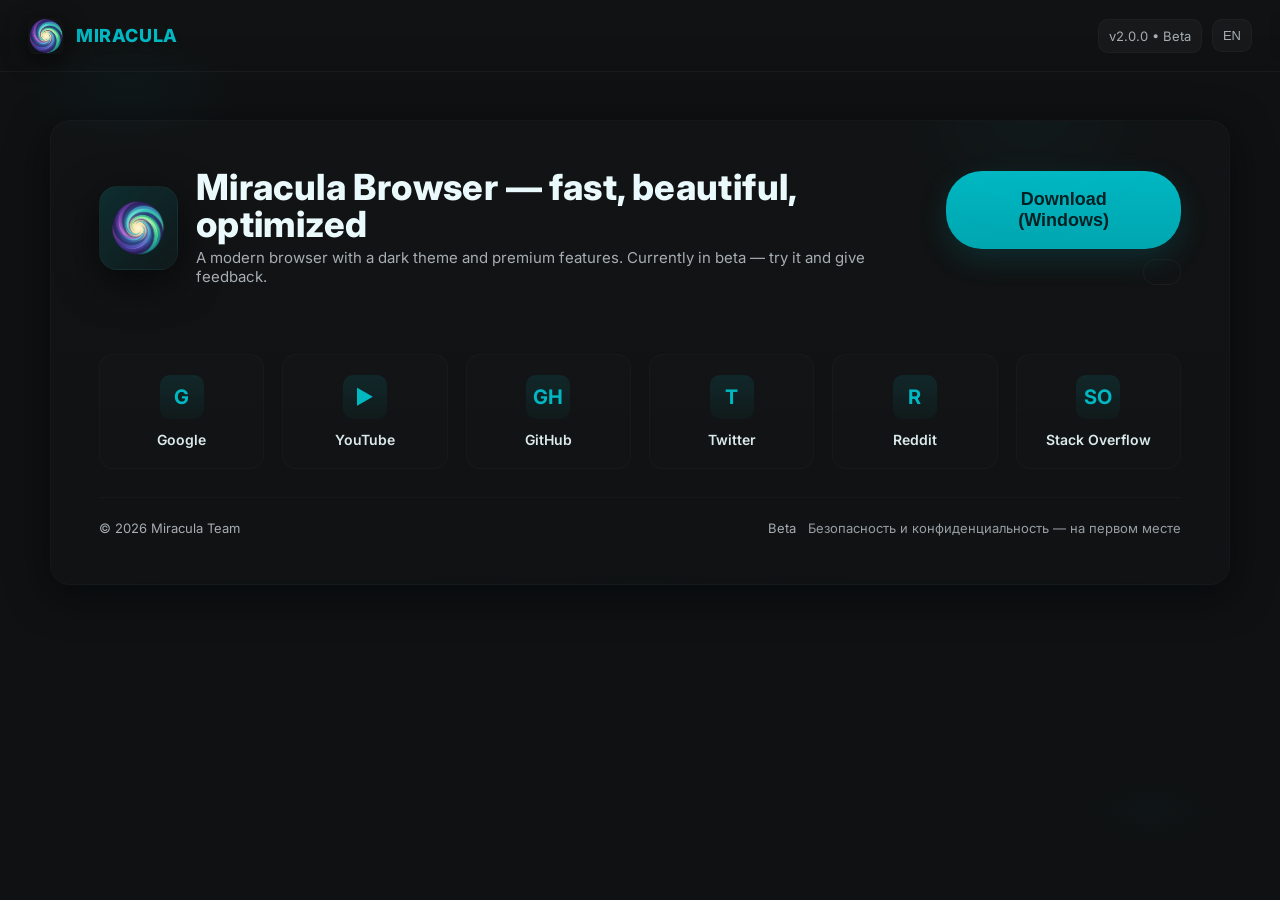
<file: miracula.html>
<!doctype html>
<html lang="ru">
<head>
<meta charset="utf-8" />
<meta name="viewport" content="width=device-width,initial-scale=1" />
<title>Miracula Browser — 2.0.0 (Beta)</title>
<link rel="icon" href="icon.png" />
<link href="https://fonts.googleapis.com/css2?family=Inter:wght@300;400;600;800&display=swap" rel="stylesheet">

<style>
  :root{
    --bg:#0f1112;
    --panel:#18181a;
    --muted:#a6adb3;
    --accent:#00b7c2; /* морской */
    --glass: rgba(255,255,255,0.03);
    --glass-2: rgba(255,255,255,0.02);
    --radius:16px;
  }

  *{box-sizing:border-box}
  html,body{height:100%}
  body{
    margin:0;
    font-family:Inter,system-ui,-apple-system,"Segoe UI",Roboto,"Helvetica Neue",Arial;
    background: radial-gradient(1200px 600px at 10% 10%, rgba(0,183,194,0.04), transparent 10%),
                radial-gradient(800px 400px at 90% 90%, rgba(0,183,194,0.02), transparent 10%),
                var(--bg);
    color:#e7eef0;
    -webkit-font-smoothing:antialiased;
    -moz-osx-font-smoothing:grayscale;
    overflow-x:hidden;
  }

  header{
    height:72px;
    display:flex;
    align-items:center;
    justify-content:space-between;
    padding:14px 28px;
    backdrop-filter: blur(6px);
    background: linear-gradient(180deg, rgba(255,255,255,0.01), transparent);
    border-bottom: 1px solid rgba(255,255,255,0.03);
  }
  .brand{
    display:flex;
    gap:12px;
    align-items:center;
  }
  .brand img{height:36px; width:36px; border-radius:8px; box-shadow:0 6px 22px rgba(0,0,0,0.6), inset 0 -1px rgba(255,255,255,0.02); transform: translateZ(0); }
  .brand h1{
    margin:0;
    font-size:18px;
    font-weight:800;
    letter-spacing:0.6px;
    color:var(--accent);
    text-shadow: 0 6px 18px rgba(0,183,194,0.06);
  }
  .controls{display:flex; gap:10px; align-items:center;}
  .control-btn{
    background:var(--glass);
    border:1px solid rgba(255,255,255,0.03);
    color:var(--muted);
    padding:8px 10px;
    border-radius:10px;
    cursor:pointer;
    font-size:13px;
    display:inline-flex;
    gap:8px;
    align-items:center;
    transition: all .18s ease;
  }
  .control-btn:hover{ transform: translateY(-3px); color:#fff; border-color: rgba(0,183,194,0.12); }

  /* HERO */
  .hero{
    display:flex;
    align-items:center;
    justify-content:center;
    padding:48px 28px 40px;
  }
  .hero-inner{
    width:100%;
    max-width:1180px;
    border-radius:20px;
    padding:48px;
    background: linear-gradient(180deg, rgba(255,255,255,0.012), rgba(255,255,255,0.006));
    box-shadow: 0 10px 40px rgba(2,6,8,0.6);
    border: 1px solid rgba(255,255,255,0.02);
    position:relative;
    overflow:hidden;
  }

  /* subtle decorative gradient */
  .hero-inner::before{
    content:"";
    position:absolute;
    inset:-30% -10% auto auto;
    width:520px; height:520px;
    background: radial-gradient(circle at 30% 30%, rgba(0,183,194,0.06), transparent 20%);
    transform: rotate(22deg);
    filter: blur(40px);
    pointer-events:none;
  }

  .hero-top{
    display:flex;
    align-items:center;
    justify-content:space-between;
    gap:20px;
  }
  .left-hero{
    display:flex;
    gap:18px;
    align-items:center;
  }
  .logo-blob{
    width:84px; height:84px; border-radius:18px; display:flex; align-items:center; justify-content:center;
    background: linear-gradient(135deg, rgba(0,183,194,0.16), rgba(0,183,194,0.04));
    border: 1px solid rgba(255,255,255,0.03);
    box-shadow: 0 12px 40px rgba(0,0,0,0.6);
  }
  .logo-blob img{width:56px; height:56px; border-radius:8px}

  .hero-title{
    font-size:36px;
    margin:0;
    letter-spacing:0.4px;
    color: #eafafc;
    font-weight:800;
    line-height:1.02;
  }
  .hero-sub{
    margin-top:6px;
    color:var(--muted);
    font-size:15px;
    max-width:760px;
  }

  /* center actions */
  .hero-cta{
    display:flex;
    gap:18px;
    align-items:center;
    justify-content:center;
    margin-top:26px;
  }
  .btn-primary{
    background: linear-gradient(180deg,var(--accent), #00a6b0);
    color:#022023;
    padding:18px 34px;
    border-radius:36px;
    font-weight:700;
    border:none;
    box-shadow: 0 10px 30px rgba(0,183,194,0.16);
    cursor:pointer;
    font-size:18px;
    transition: transform .18s ease, box-shadow .18s ease;
  }
  .btn-primary:hover{ transform: translateY(-6px) scale(1.02); box-shadow: 0 20px 50px rgba(0,183,194,0.22); }
  .btn-ghost{
    background:transparent;
    border:1px solid rgba(255,255,255,0.04);
    color:var(--muted);
    padding:12px 18px;
    border-radius:12px;
    cursor:pointer;
  }

  /* quick-access grid */
  .quick {
    margin-top:42px;
    display:grid;
    grid-template-columns: repeat(auto-fit, minmax(160px, 1fr));
    gap:18px;
  }
  .tile {
    background: linear-gradient(180deg, rgba(255,255,255,0.01), rgba(255,255,255,0.006));
    border-radius:14px;
    padding:20px;
    display:flex;
    flex-direction:column;
    align-items:center;
    gap:12px;
    justify-content:center;
    border:1px solid rgba(255,255,255,0.02);
    transition: transform .18s ease, box-shadow .18s ease;
    cursor:pointer;
  }
  .tile:hover{ transform: translateY(-6px); box-shadow: 0 18px 40px rgba(0,0,0,0.6); }
  .tile .ico {
    width:44px; height:44px; border-radius:10px; display:grid; place-items:center;
    background: linear-gradient(180deg, rgba(0,183,194,0.12), rgba(0,183,194,0.04));
    color:var(--accent);
    font-weight:700;
    font-size:20px;
  }
  .tile .label { font-size:14px; color:#dbe9ea; font-weight:600; text-align:center; }

  /* centered small download under tiles for mobile */
  .center-download { display:none; justify-content:center; margin-top:28px; }

  footer{
    margin-top:28px;
    display:flex;
    align-items:center;
    justify-content:space-between;
    gap:12px;
    padding-top:22px;
    border-top:1px solid rgba(255,255,255,0.02);
    color:var(--muted);
    font-size:13px;
  }

  /* responsive */
  @media (max-width:900px){
    .hero-inner{ padding:28px; }
    .hero-title{ font-size:26px }
    .logo-blob{ width:64px; height:64px }
    .hero-top{ flex-direction:column; align-items:flex-start; gap:14px }
    .quick{ grid-template-columns: repeat(2, 1fr) }
    .center-download{ display:flex }
  }

  /* page fade-in */
  .hero-inner, header { opacity:0; transform: translateY(12px); animation: appear .7s ease forwards; }
  header{ animation-delay:.05s }
  .hero-inner{ animation-delay:.12s }
  @keyframes appear { to{opacity:1; transform:none} }

  /* little pulse on accent */
  .accent-pulse{
    position:absolute; inset:auto 0 0 0; height:2px;
    background: linear-gradient(90deg, rgba(0,183,194,0.02), rgba(0,183,194,0.2), rgba(0,183,194,0.02));
    filter: blur(8px);
    transform: translateY(10px);
    pointer-events:none;
  }
</style>
</head>
<body>

<header>
  <div class="brand">
    <img src="icon.png" alt="Miracula">
    <h1>MIRACULA</h1>
  </div>

  <div class="controls">
    <div class="control-btn" id="version-badge">v2.0.0 • Beta</div>
    <button class="control-btn" id="langBtn" aria-label="Switch language">EN</button>
  </div>
</header>

<main class="hero">
  <section class="hero-inner" role="main" aria-labelledby="hero-heading">
    <div class="hero-top">
      <div class="left-hero">
        <div class="logo-blob"><img src="icon.png" alt="Miracula"></div>
        <div>
          <h2 class="hero-title" id="hero-heading">Miracula Browser быстро, красиво, оптимально</h2>
          <div class="hero-sub" id="hero-sub">Современный браузер с тёмной темой и премиальными фичами. Находится в бета-версии, попробуйте и оставьте отзыв.</div>
        </div>
      </div>

      <div style="display:flex;flex-direction:column;align-items:flex-end;gap:12px;">
        <!-- big centered download -->
        <div style="display:flex;flex-direction:column;align-items:flex-end;gap:10px;">
          <button class="btn-primary" id="download-center">Скачать (Windows)</button>
          <button class="btn-ghost" id="changelog">Список изменений</button>
        </div>
      </div>
    </div>

    <div class="hero-cta" aria-hidden="true">
      <!-- visually redundant, main button above is primary -->
    </div>

    <div class="quick" id="quick-grid" aria-label="Quick access">
      <div class="tile" data-url="https://www.google.com">
        <div class="ico">G</div>
        <div class="label">Google</div>
      </div>
      <div class="tile" data-url="https://www.youtube.com">
        <div class="ico">▶</div>
        <div class="label">YouTube</div>
      </div>
      <div class="tile" data-url="https://github.com">
        <div class="ico">GH</div>
        <div class="label">GitHub</div>
      </div>
      <div class="tile" data-url="https://twitter.com">
        <div class="ico">T</div>
        <div class="label">Twitter</div>
      </div>
      <div class="tile" data-url="https://www.reddit.com">
        <div class="ico">R</div>
        <div class="label">Reddit</div>
      </div>
      <div class="tile" data-url="https://stackoverflow.com">
        <div class="ico">SO</div>
        <div class="label">Stack Overflow</div>
      </div>
    </div>

    <div class="center-download" style="margin-top:28px">
      <button class="btn-primary" id="download-mobile">Скачать Miracula 2.0.0</button>
    </div>

    <div class="accent-pulse" aria-hidden="true"></div>

    <footer>
      <div>© 2026 Miracula Team</div>
      <div style="display:flex;gap:12px;align-items:center;color:var(--muted)"><div>Beta</div><div style="opacity:.9">Безопасность и конфиденциальность — на первом месте</div></div>
    </footer>
  </section>
</main>

<script>
  // Config: path to .exe (adjust if different)
  const downloadPath = 'https://mega.nz/file/N6tXSIRC#gih1wNr6Mn3PuodhqyUN6ZuLoJoFXsMTc-TFANFgnBM';

  // Language texts
  const TEXTS = {
    ru: {
      heroTitle: 'Miracula Browser быстро, красиво, оптимально',
      heroSub: 'Современный браузер с тёмной темой и премиальными фичами. Находится в бета-версии попробуйте и оставьте отзыв.',
      downloadWin: 'Скачать (Windows)',
      mobileDL: 'Скачать Miracula 2.0.0',
      version: 'v2.0.0 • Beta',
      langBtn: 'RU'
    },
    en: {
      heroTitle: 'Miracula Browser — fast, beautiful, optimized',
      heroSub: 'A modern browser with a dark theme and premium features. Currently in beta — try it and give feedback.',
      downloadWin: 'Download (Windows)',
      mobileDL: 'Download Miracula 2.0.0',
      version: 'v2.0.0 • Beta',
      langBtn: 'EN'
    }
  };

  // initial language from localStorage or browser
  const saved = localStorage.getItem('miracula_lang');
  let lang = saved || (navigator.language && navigator.language.startsWith('en') ? 'en' : 'ru');

  // DOM refs
  const heroHeading = document.getElementById('hero-heading');
  const heroSub = document.getElementById('hero-sub');
  const downloadCenter = document.getElementById('download-center');
  const downloadMobile = document.getElementById('download-mobile');
  const changelogBtn = document.getElementById('changelog');
  const versionBadge = document.getElementById('version-badge');
  const langBtn = document.getElementById('langBtn');

  function applyLang(){
    const t = TEXTS[lang];
    heroHeading.textContent = t.heroTitle;
    heroSub.textContent = t.heroSub;
    downloadCenter.textContent = t.downloadWin;
    downloadMobile.textContent = t.mobileDL;
    changelogBtn.textContent = t.changelog;
    versionBadge.textContent = t.version;
    langBtn.textContent = t.langBtn;
    localStorage.setItem('miracula_lang', lang);
  }

  // click handlers
  downloadCenter.addEventListener('click', () => { window.location.href = downloadPath; });
  downloadMobile.addEventListener('click', () => { window.location.href = downloadPath; });
  changelogBtn.addEventListener('click', () => { alert(lang === 'ru' ? 'Список изменений пока недоступен.' : 'Changelog is not available yet.'); });

  // language toggle
  langBtn.addEventListener('click', () => {
    lang = (lang === 'ru') ? 'en' : 'ru';
    applyLang();
  });

  // quick tiles click: open in new tab
  document.querySelectorAll('.tile').forEach(tile=>{
    tile.addEventListener('click', () => {
      const u = tile.getAttribute('data-url');
      window.open(u, '_blank', 'noopener');
    });
  });

  // initial application
  applyLang();

  // small: keyboard shortcut D to download (dev convenience)
  document.addEventListener('keydown', e=>{
    if(e.key.toLowerCase() === 'd' && (e.ctrlKey || e.metaKey)){
      window.location.href = downloadPath;
    }
  });

</script>
</body>
</html>
</file>
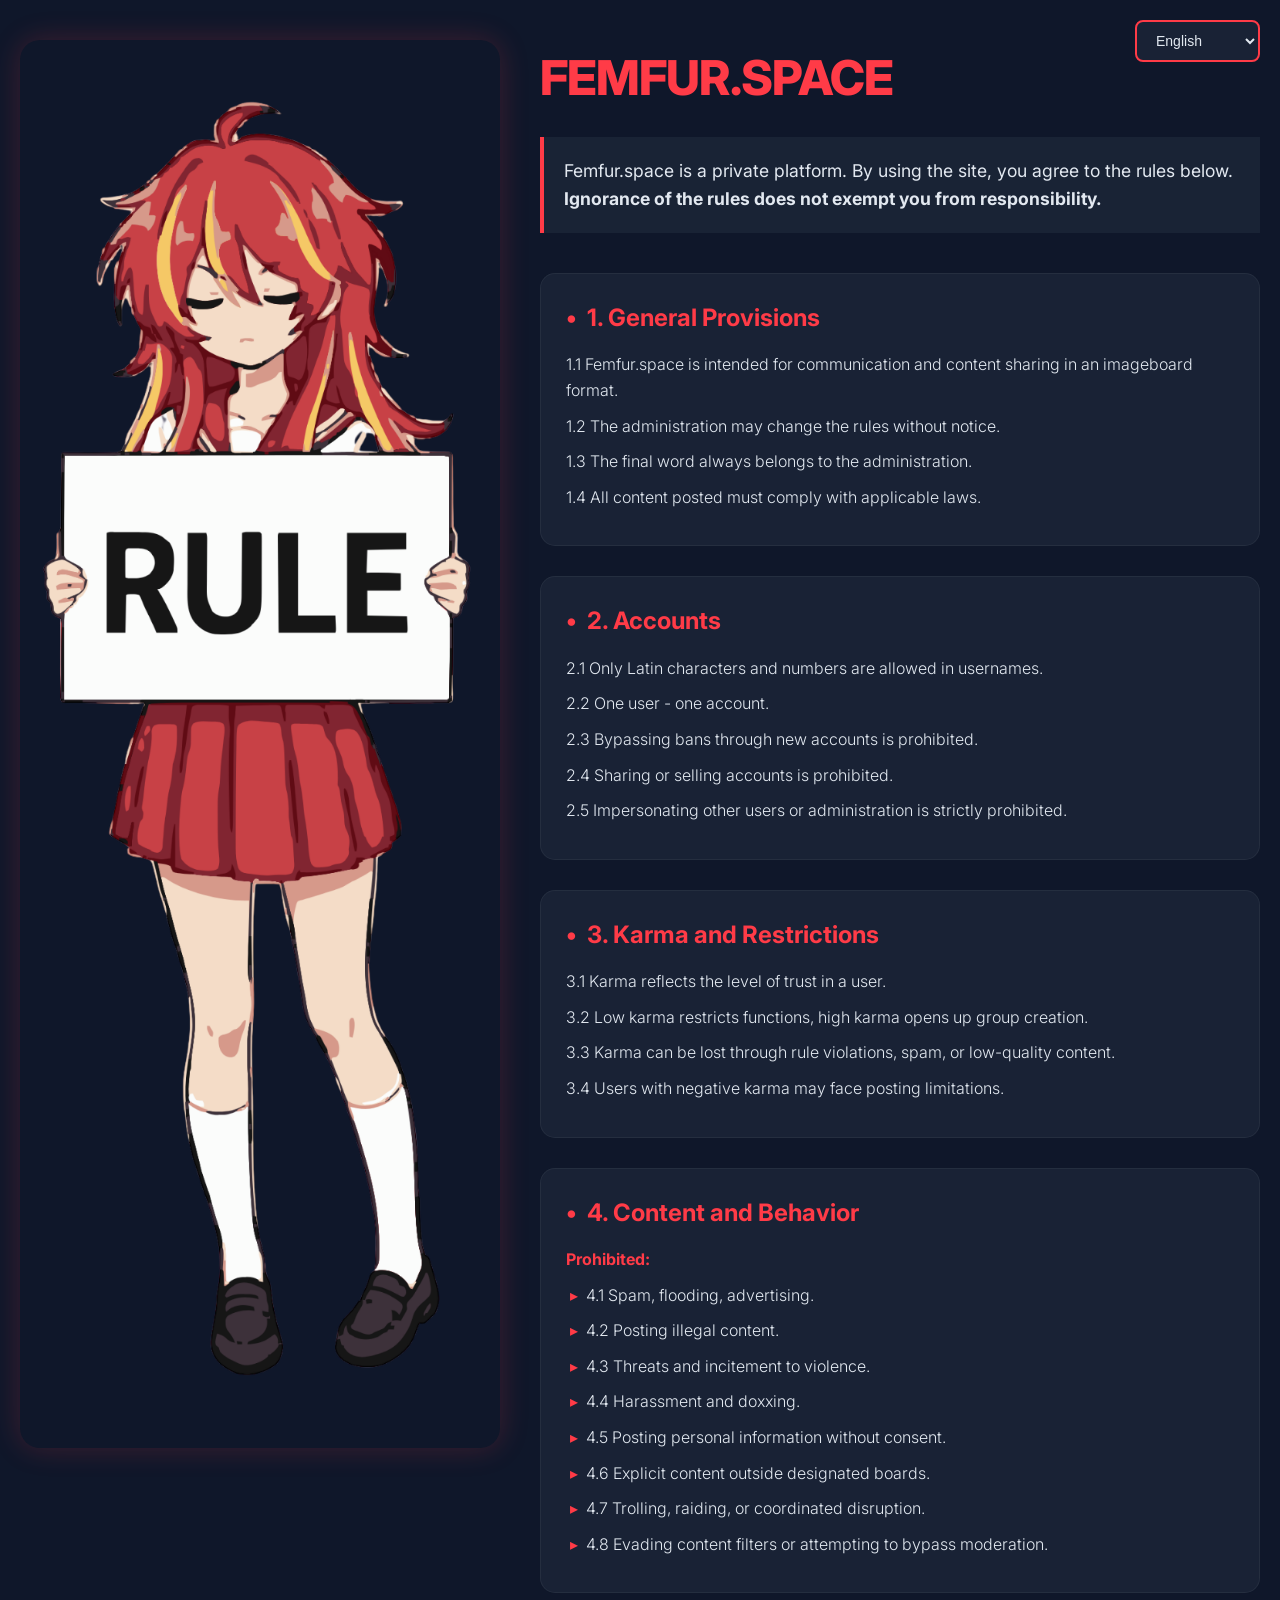
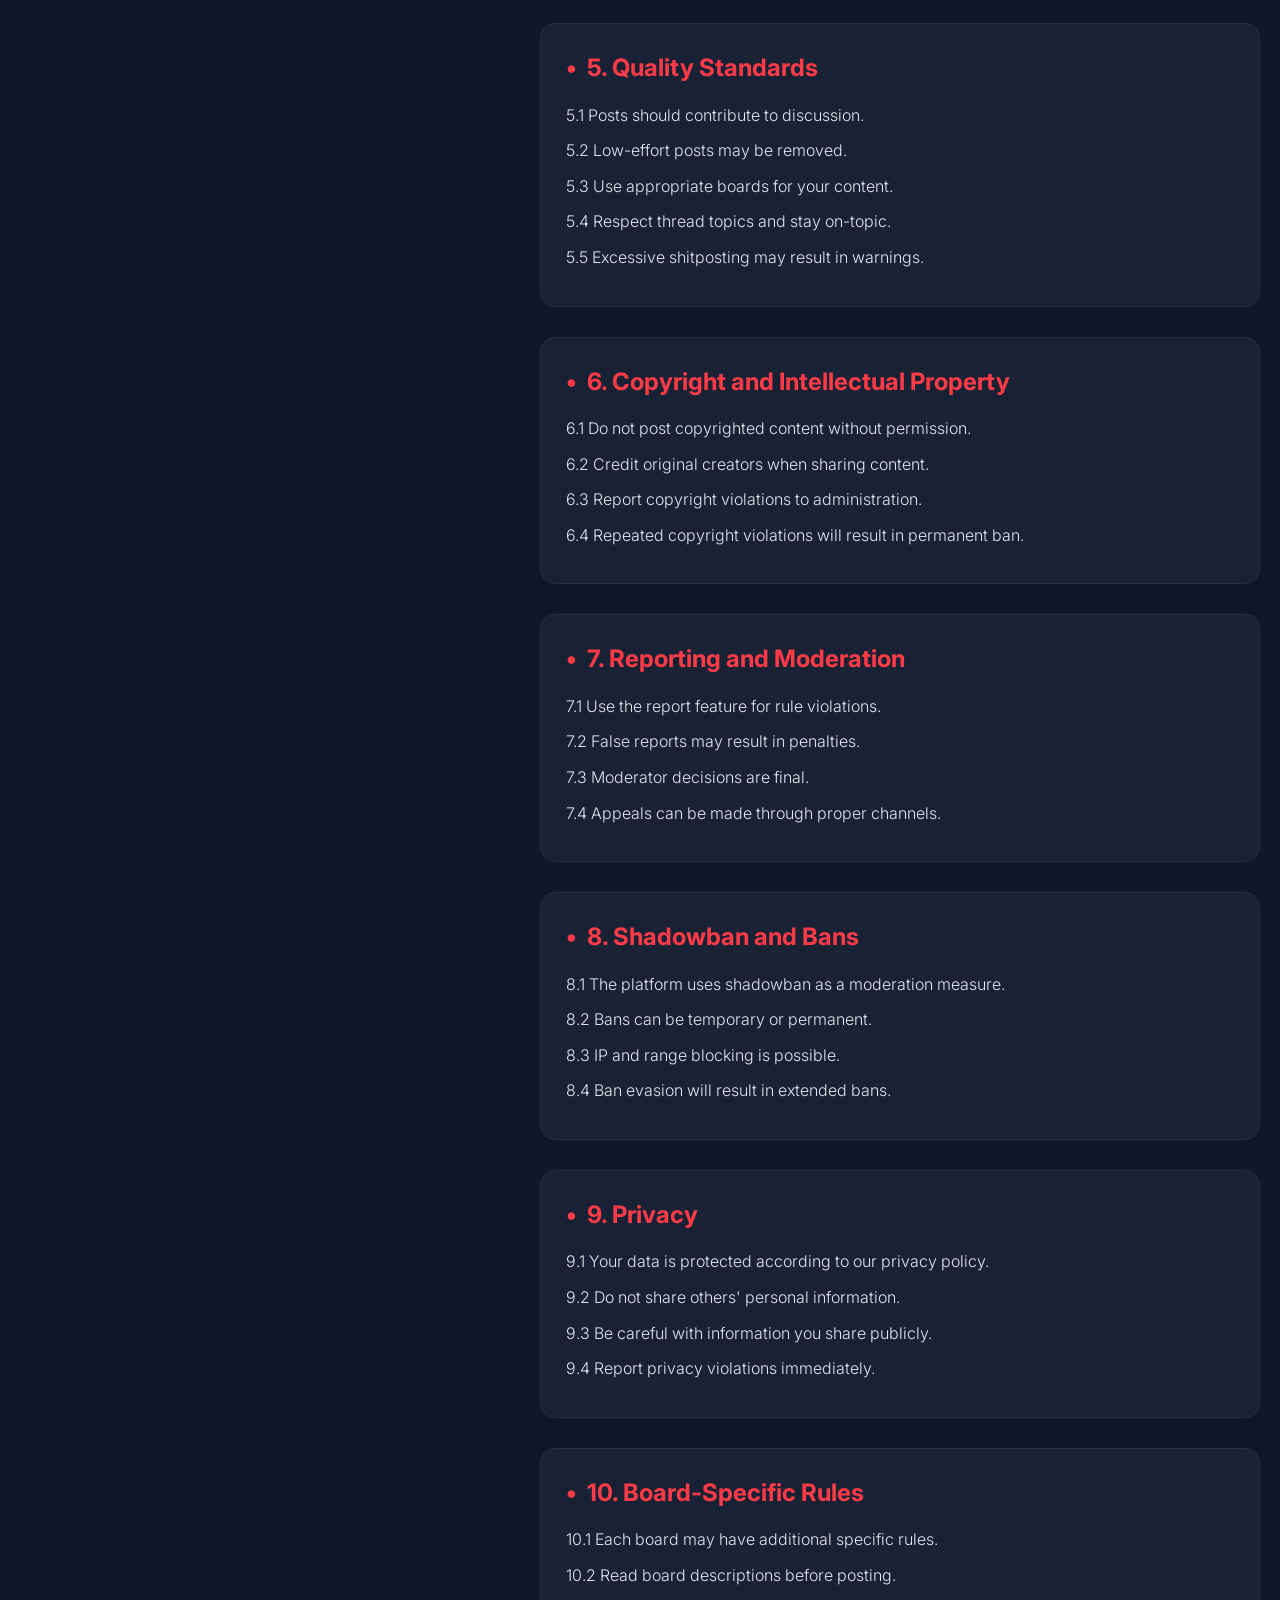
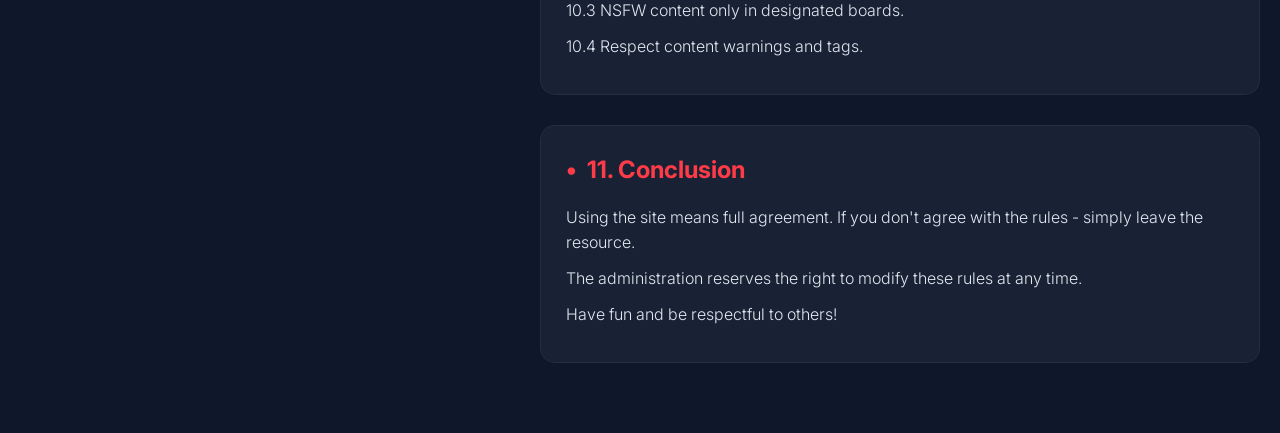
<file: rule.html>
<!DOCTYPE html>
<html lang="en">
<head>
    <meta charset="UTF-8">
    <meta name="viewport" content="width=device-width, initial-scale=1.0">
    <title id="page-title">Femfur.space Rules</title>
    <link rel="icon" type="image/png" href="assets/fav.png">
    <link rel="shortcut icon" type="image/png" href="assets/fav.png">
    <link rel="apple-touch-icon" href="assets/fav.png">
    <link href="https://fonts.googleapis.com/css2?family=Inter:wght@300;400;600;800&display=swap" rel="stylesheet">
    <style>
        :root {
            --bg-color: #0f172a;
            --accent-color: #ff3b47;
            --text-color: #e2e8f0;
            --card-bg: rgba(30, 41, 59, 0.7);
        }

        * {
            box-sizing: border-box;
            margin: 0;
            padding: 0;
        }

        body {
            background-color: var(--bg-color);
            color: var(--text-color);
            font-family: 'Inter', sans-serif;
            line-height: 1.6;
            overflow-x: hidden;
        }

        .lang-switcher {
            position: fixed;
            top: 20px;
            right: 20px;
            z-index: 1000;
        }

        .lang-switcher select {
            padding: 10px 15px;
            border: 2px solid var(--accent-color);
            border-radius: 8px;
            background-color: var(--card-bg);
            color: var(--text-color);
            font-size: 14px;
            cursor: pointer;
            transition: all 0.3s ease;
        }

        .lang-switcher select:hover {
            background-color: rgba(255, 59, 71, 0.1);
        }

        .container {
            display: flex;
            min-height: 100vh;
            max-width: 1400px;
            margin: 0 auto;
            padding: 40px 20px;
            gap: 40px;
        }

        .image-side {
            flex: 1;
            position: sticky;
            top: 40px;
            height: fit-content;
            display: flex;
            justify-content: center;
            align-items: flex-start;
        }

        .image-side img {
            max-width: 100%;
            border-radius: 20px;
            box-shadow: 0 0 30px rgba(255, 59, 71, 0.2);
            animation: float 6s ease-in-out infinite;
        }

        .content-side {
            flex: 1.5;
        }

        h1 {
            color: var(--accent-color);
            font-size: 3rem;
            font-weight: 800;
            margin-bottom: 20px;
            text-transform: uppercase;
            letter-spacing: -1px;
        }

        .intro {
            font-size: 1.1rem;
            margin-bottom: 40px;
            padding: 20px;
            border-left: 4px solid var(--accent-color);
            background: var(--card-bg);
        }

        section {
            margin-bottom: 30px;
            background: var(--card-bg);
            padding: 25px;
            border-radius: 15px;
            backdrop-filter: blur(10px);
            border: 1px solid rgba(255, 255, 255, 0.05);
            transition: transform 0.3s ease, border-color 0.3s ease;
            opacity: 0;
            transform: translateY(30px);
        }

        section.visible {
            opacity: 1;
            transform: translateY(0);
            transition: all 0.6s cubic-bezier(0.17, 0.67, 0.83, 0.67);
        }

        section:hover {
            border-color: var(--accent-color);
            transform: scale(1.02);
        }

        h2 {
            color: var(--accent-color);
            margin-bottom: 15px;
            font-size: 1.5rem;
            display: flex;
            align-items: center;
        }

        h2::before {
            content: "•";
            margin-right: 10px;
        }

        p, li {
            margin-bottom: 10px;
            font-weight: 300;
        }

        ul {
            list-style: none;
            padding-left: 20px;
        }

        ul li::before {
            content: "▸";
            color: var(--accent-color);
            display: inline-block;
            width: 1em;
            margin-left: -1em;
        }

        .highlight {
            color: var(--accent-color);
            font-weight: bold;
        }

        @keyframes float {
            0%, 100% { transform: translateY(0); }
            50% { transform: translateY(-20px); }
        }

        @media (max-width: 900px) {
            .container {
                flex-direction: column;
            }
            .image-side {
                position: relative;
                top: 0;
            }
            .lang-switcher {
                position: absolute;
                top: 10px;
                right: 10px;
            }
            h1 { font-size: 2rem; }
        }

        /* RTL Support for Arabic */
        html[lang="ar"] {
            direction: rtl;
        }

        html[lang="ar"] .intro {
            border-left: none;
            border-right: 4px solid var(--accent-color);
        }

        html[lang="ar"] h2::before {
            margin-right: 0;
            margin-left: 10px;
        }

        html[lang="ar"] ul {
            padding-left: 0;
            padding-right: 20px;
        }

        html[lang="ar"] ul li::before {
            margin-left: 0;
            margin-right: -1em;
        }

        html[lang="ar"] .lang-switcher {
            right: auto;
            left: 20px;
        }
    </style>
</head>
<body>

<div class="lang-switcher">
    <select id="langSelect">
        <option value="en">English</option>
        <option value="ru">Русский</option>
        <option value="uk">Українська</option>
        <option value="ja">日本語</option>
        <option value="es">Español</option>
        <option value="ar">العربية</option>
    </select>
</div>

<div class="container">
    <div class="image-side">
        <img src="rule.png" alt="Femfur Rules Mascot">
    </div>

    <div class="content-side" id="content">
        <!-- Content will be loaded dynamically -->
    </div>
</div>

<script src="locales/rule-translations.js"></script>
<script>
    function renderContent(lang) {
        const t = window.ruleTranslations[lang] || window.ruleTranslations.en;
        document.documentElement.lang = lang;
        document.title = t.pageTitle;
        document.getElementById('page-title').textContent = t.title;
        
        const content = document.getElementById('content');
        content.innerHTML = `
            <h1>${t.heading}</h1>
            <div class="intro">
                ${t.intro}
            </div>

            <section>
                <h2>${t.rule1_title}</h2>
                <p>${t.rule1_1}</p>
                <p>${t.rule1_2}</p>
                <p>${t.rule1_3}</p>
                <p>${t.rule1_4}</p>
            </section>

            <section>
                <h2>${t.rule2_title}</h2>
                <p>${t.rule2_1}</p>
                <p>${t.rule2_2}</p>
                <p>${t.rule2_3}</p>
                <p>${t.rule2_4}</p>
                <p>${t.rule2_5}</p>
            </section>

            <section>
                <h2>${t.rule3_title}</h2>
                <p>${t.rule3_1}</p>
                <p>${t.rule3_2}</p>
                <p>${t.rule3_3}</p>
                <p>${t.rule3_4}</p>
            </section>

            <section>
                <h2>${t.rule4_title}</h2>
                <p class="highlight">${t.rule4_subtitle}</p>
                <ul>
                    <li>${t.rule4_1}</li>
                    <li>${t.rule4_2}</li>
                    <li>${t.rule4_3}</li>
                    <li>${t.rule4_4}</li>
                    <li>${t.rule4_5}</li>
                    <li>${t.rule4_6}</li>
                    <li>${t.rule4_7}</li>
                    <li>${t.rule4_8}</li>
                </ul>
            </section>

            <section>
                <h2>${t.rule5_title}</h2>
                <p>${t.rule5_1}</p>
                <p>${t.rule5_2}</p>
                <p>${t.rule5_3}</p>
                <p>${t.rule5_4}</p>
                <p>${t.rule5_5}</p>
            </section>

            <section>
                <h2>${t.rule6_title}</h2>
                <p>${t.rule6_1}</p>
                <p>${t.rule6_2}</p>
                <p>${t.rule6_3}</p>
                <p>${t.rule6_4}</p>
            </section>

            <section>
                <h2>${t.rule7_title}</h2>
                <p>${t.rule7_1}</p>
                <p>${t.rule7_2}</p>
                <p>${t.rule7_3}</p>
                <p>${t.rule7_4}</p>
            </section>

            <section>
                <h2>${t.rule8_title}</h2>
                <p>${t.rule8_1}</p>
                <p>${t.rule8_2}</p>
                <p>${t.rule8_3}</p>
                <p>${t.rule8_4}</p>
            </section>

            <section>
                <h2>${t.rule9_title}</h2>
                <p>${t.rule9_1}</p>
                <p>${t.rule9_2}</p>
                <p>${t.rule9_3}</p>
                <p>${t.rule9_4}</p>
            </section>

            <section>
                <h2>${t.rule10_title}</h2>
                <p>${t.rule10_1}</p>
                <p>${t.rule10_2}</p>
                <p>${t.rule10_3}</p>
                <p>${t.rule10_4}</p>
            </section>

            <section>
                <h2>${t.rule11_title}</h2>
                <p>${t.rule11_1}</p>
                <p>${t.rule11_2}</p>
                <p>${t.rule11_3}</p>
            </section>
        `;

        // Trigger animation
        setTimeout(() => {
            document.querySelectorAll('section').forEach((section, index) => {
                setTimeout(() => {
                    section.classList.add('visible');
                }, index * 100);
            });
        }, 100);
    }

    // Language switcher
    const langSelect = document.getElementById('langSelect');
    const savedLang = localStorage.getItem('rules_language') || 'en';
    langSelect.value = savedLang;
    renderContent(savedLang);

    langSelect.addEventListener('change', (e) => {
        const newLang = e.target.value;
        localStorage.setItem('rules_language', newLang);
        renderContent(newLang);
    });
</script>

</body>
</html>
</file>
